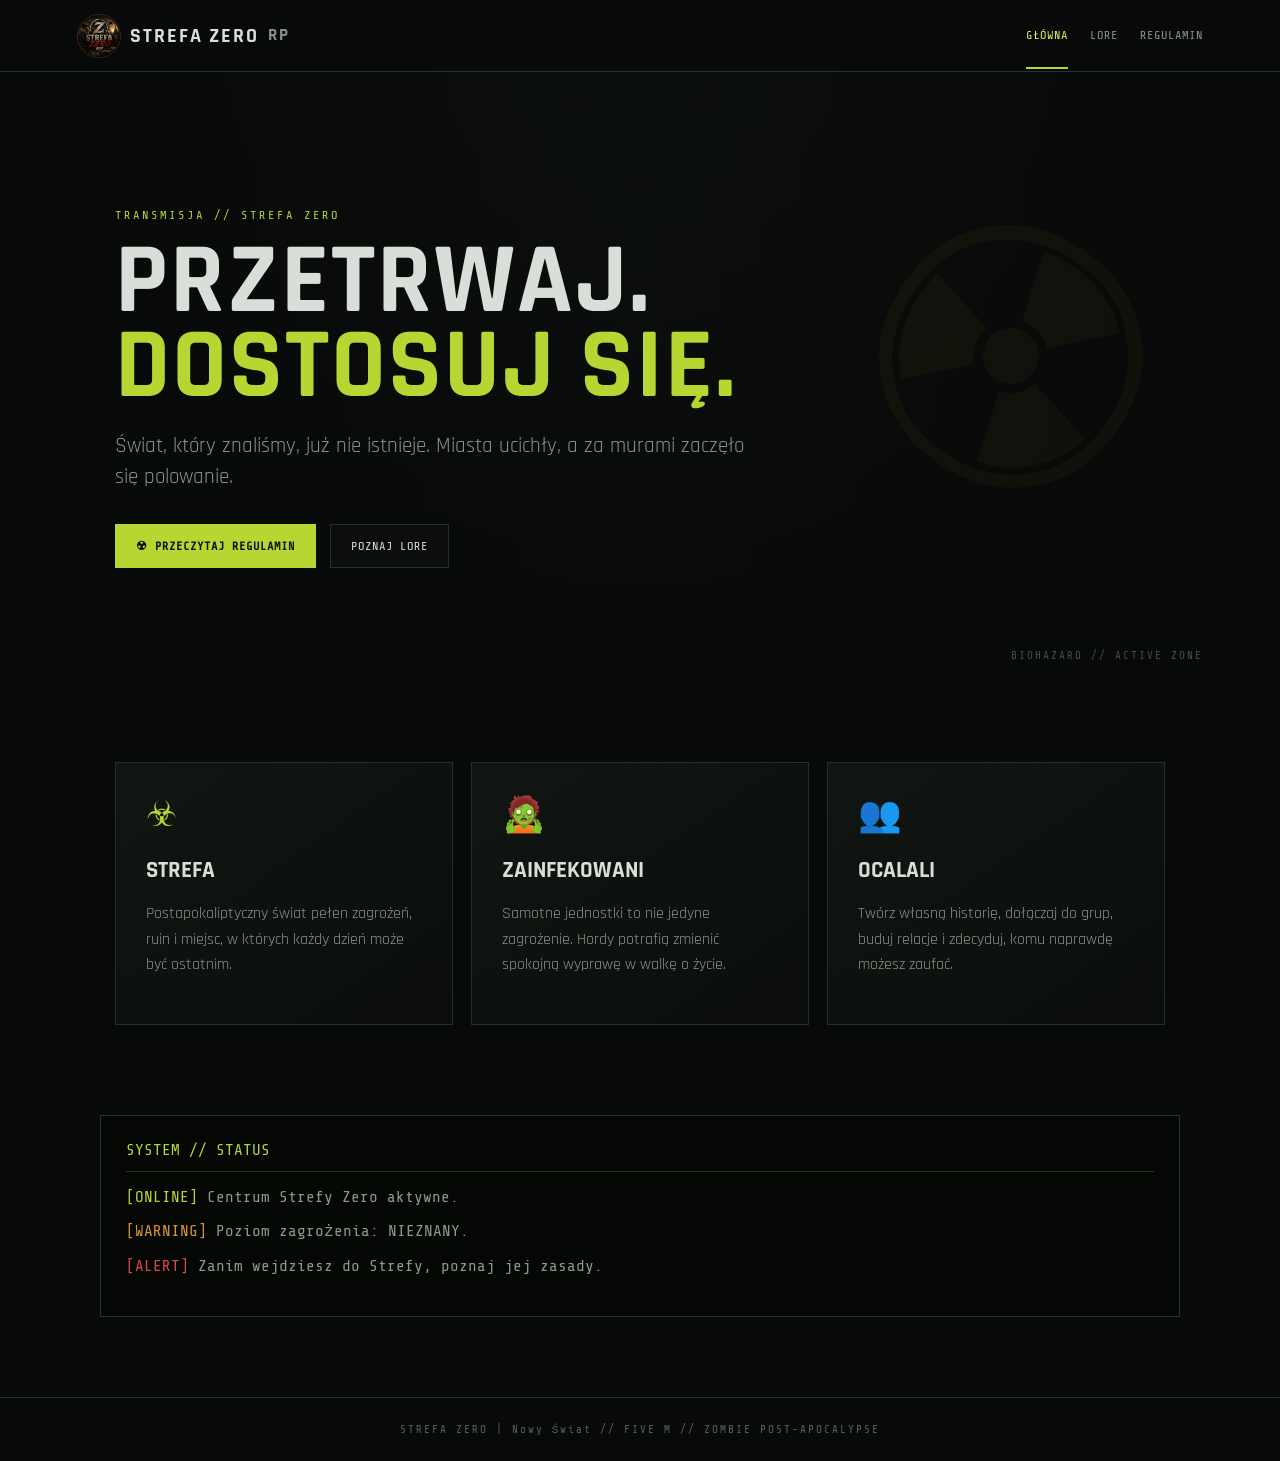
<file: index.html>
<!DOCTYPE html>
<html lang="pl">
<head>
  <meta charset="UTF-8">
  <meta name="viewport" content="width=device-width, initial-scale=1.0">
  <title>Strefa Zero | Nowy Świat — Centrum Ocalałych</title>
  <link rel="stylesheet" href="css/style.css">
</head>
<body>
<header class="topbar">
  <a class="brand" href="index.html"><img src="assets/logo.png" alt="Strefa Zero RP Logo"> <span>STREFA ZERO</span> <small>RP</small></a>
  <nav>
    <a class="active" href="index.html">GŁÓWNA</a>
    <a href="lore.html">LORE</a>
    <a href="regulamin.html">REGULAMIN</a>
    
  </nav>
</header>

<main>
  <section class="hero">
    <div class="scanline"></div>
    <div class="hero-content">
      <p class="eyebrow">TRANSMISJA // STREFA ZERO</p>
      <h1>PRZETRWAJ.<br><span>DOSTOSUJ SIĘ.</span></h1>
      <p class="lead">Świat, który znaliśmy, już nie istnieje. Miasta ucichły, a za murami zaczęło się polowanie.</p>
      <div class="actions">
        <a class="btn primary" href="regulamin.html">☢ PRZECZYTAJ REGULAMIN</a>
        <a class="btn" href="lore.html">POZNAJ LORE</a>
      </div>
    </div>
    <div class="hazard">BIOHAZARD // ACTIVE ZONE</div>
  </section>

  <section class="grid">
    <article class="card"><span class="icon">☣</span><h2>STREFA</h2><p>Postapokaliptyczny świat pełen zagrożeń, ruin i miejsc, w których każdy dzień może być ostatnim.</p></article>
    <article class="card"><span class="icon">🧟</span><h2>ZAINFEKOWANI</h2><p>Samotne jednostki to nie jedyne zagrożenie. Hordy potrafią zmienić spokojną wyprawę w walkę o życie.</p></article>
    <article class="card"><span class="icon">👥</span><h2>OCALALI</h2><p>Twórz własną historię, dołączaj do grup, buduj relacje i zdecyduj, komu naprawdę możesz zaufać.</p></article>
  </section>

  <section class="terminal">
    <div class="terminal-head">SYSTEM // STATUS</div>
    <p><span class="ok">[ONLINE]</span> Centrum Strefy Zero aktywne.</p>
    <p><span class="warn">[WARNING]</span> Poziom zagrożenia: NIEZNANY.</p>
    <p><span class="danger">[ALERT]</span> Zanim wejdziesz do Strefy, poznaj jej zasady.</p>
  </section>
</main>

<footer>STREFA ZERO | Nowy Świat  // FIVE M // ZOMBIE POST-APOCALYPSE</footer>
<script src="js/script.js"></script>
</body>
</html>
</file>
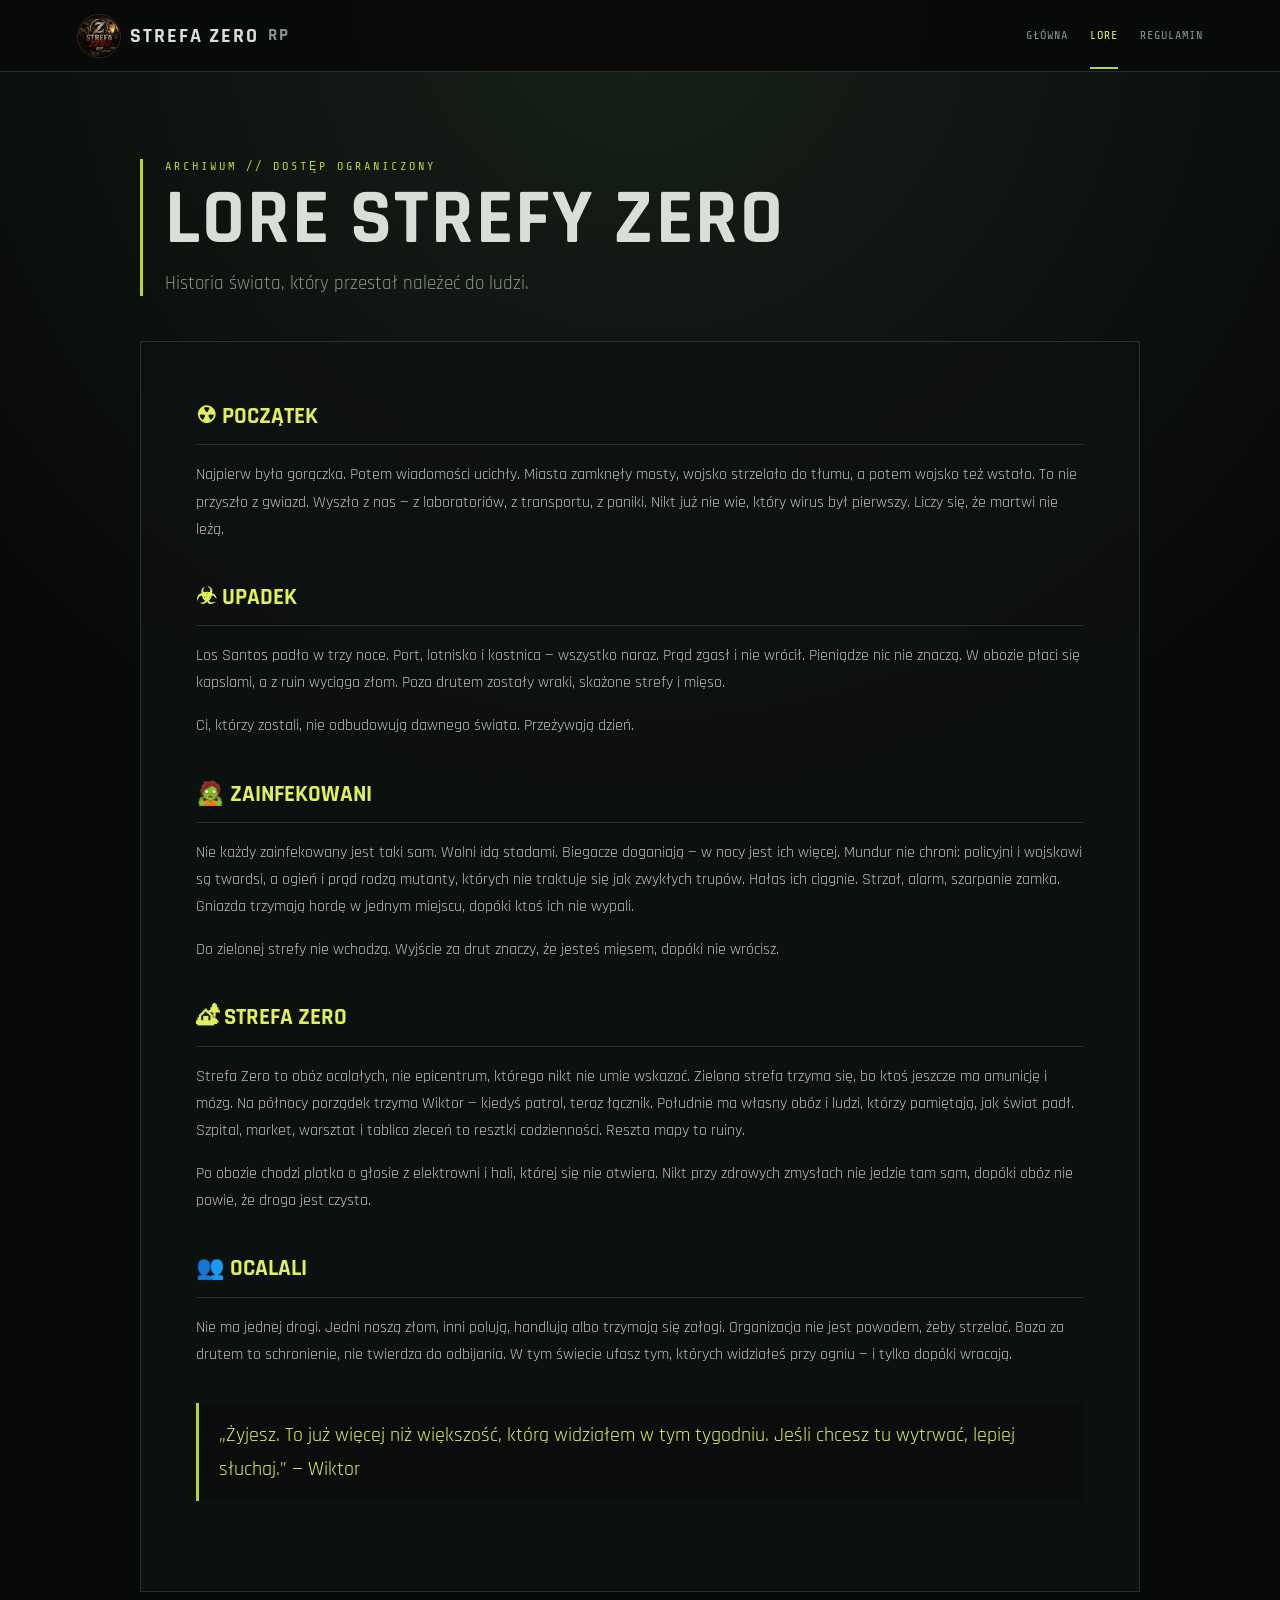
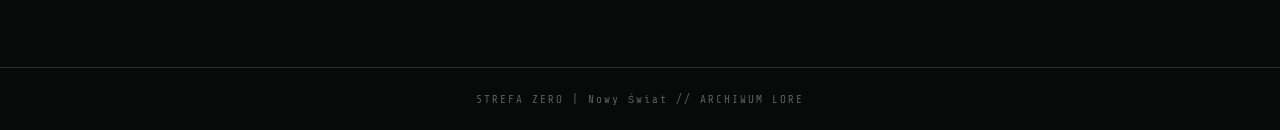
<file: lore.html>
<!DOCTYPE html>
<html lang="pl">
<head>
  <meta charset="UTF-8">
  <meta name="viewport" content="width=device-width, initial-scale=1.0">
  <title>Strefa Zero| Nowy Świat — Lore</title>
  <link rel="stylesheet" href="css/style.css">
</head>
<body>
<header class="topbar">
  <a class="brand" href="index.html"><img src="assets/logo.png" alt="Strefa Zero RP Logo"> <span>STREFA ZERO</span> <small>RP</small></a>
  <nav><a href="index.html">GŁÓWNA</a><a class="active" href="lore.html">LORE</a><a href="regulamin.html">REGULAMIN</a></nav>
</header>
<main class="page">
  <div class="page-title"><p class="eyebrow">ARCHIWUM // DOSTĘP OGRANICZONY</p><h1>LORE STREFY ZERO</h1><p>Historia świata, który przestał należeć do ludzi.</p></div>
  <article class="document">
    <h2>☢ POCZĄTEK</h2>
    <p>Najpierw była gorączka. Potem wiadomości ucichły. Miasta zamknęły mosty, wojsko strzelało do tłumu, a potem wojsko też wstało. To nie przyszło z gwiazd. Wyszło z nas — z laboratoriów, z transportu, z paniki. Nikt już nie wie, który wirus był pierwszy. Liczy się, że martwi nie leżą.</p>

    <h2>☣ UPADEK</h2>
    <p>Los Santos padło w trzy noce. Port, lotnisko i kostnica — wszystko naraz. Prąd zgasł i nie wrócił. Pieniądze nic nie znaczą. W obozie płaci się kapslami, a z ruin wyciąga złom. Poza drutem zostały wraki, skażone strefy i mięso.</p>
    <p>Ci, którzy zostali, nie odbudowują dawnego świata. Przeżywają dzień.</p>

    <h2>🧟 ZAINFEKOWANI</h2>
    <p>Nie każdy zainfekowany jest taki sam. Wolni idą stadami. Biegacze doganiają — w nocy jest ich więcej. Mundur nie chroni: policyjni i wojskowi są twardsi, a ogień i prąd rodzą mutanty, których nie traktuje się jak zwykłych trupów. Hałas ich ciągnie. Strzał, alarm, szarpanie zamka. Gniazda trzymają hordę w jednym miejscu, dopóki ktoś ich nie wypali.</p>
    <p>Do zielonej strefy nie wchodzą. Wyjście za drut znaczy, że jesteś mięsem, dopóki nie wrócisz.</p>

    <h2>🏕 STREFA ZERO</h2>
    <p>Strefa Zero to obóz ocalałych, nie epicentrum, którego nikt nie umie wskazać. Zielona strefa trzyma się, bo ktoś jeszcze ma amunicję i mózg. Na północy porządek trzyma Wiktor — kiedyś patrol, teraz łącznik. Południe ma własny obóz i ludzi, którzy pamiętają, jak świat padł. Szpital, market, warsztat i tablica zleceń to resztki codzienności. Reszta mapy to ruiny.</p>
    <p>Po obozie chodzi plotka o głosie z elektrowni i hali, której się nie otwiera. Nikt przy zdrowych zmysłach nie jedzie tam sam, dopóki obóz nie powie, że droga jest czysta.</p>

    <h2>👥 OCALALI</h2>
    <p>Nie ma jednej drogi. Jedni noszą złom, inni polują, handlują albo trzymają się załogi. Organizacja nie jest powodem, żeby strzelać. Baza za drutem to schronienie, nie twierdza do odbijania. W tym świecie ufasz tym, których widziałeś przy ogniu — i tylko dopóki wracają.</p>

    <blockquote>„Żyjesz. To już więcej niż większość, którą widziałem w tym tygodniu. Jeśli chcesz tu wytrwać, lepiej słuchaj.” — Wiktor</blockquote>
  </article>
</main>
<footer>STREFA ZERO | Nowy Świat // ARCHIWUM LORE</footer>
<script src="js/script.js"></script>
</body>
</html>
</file>
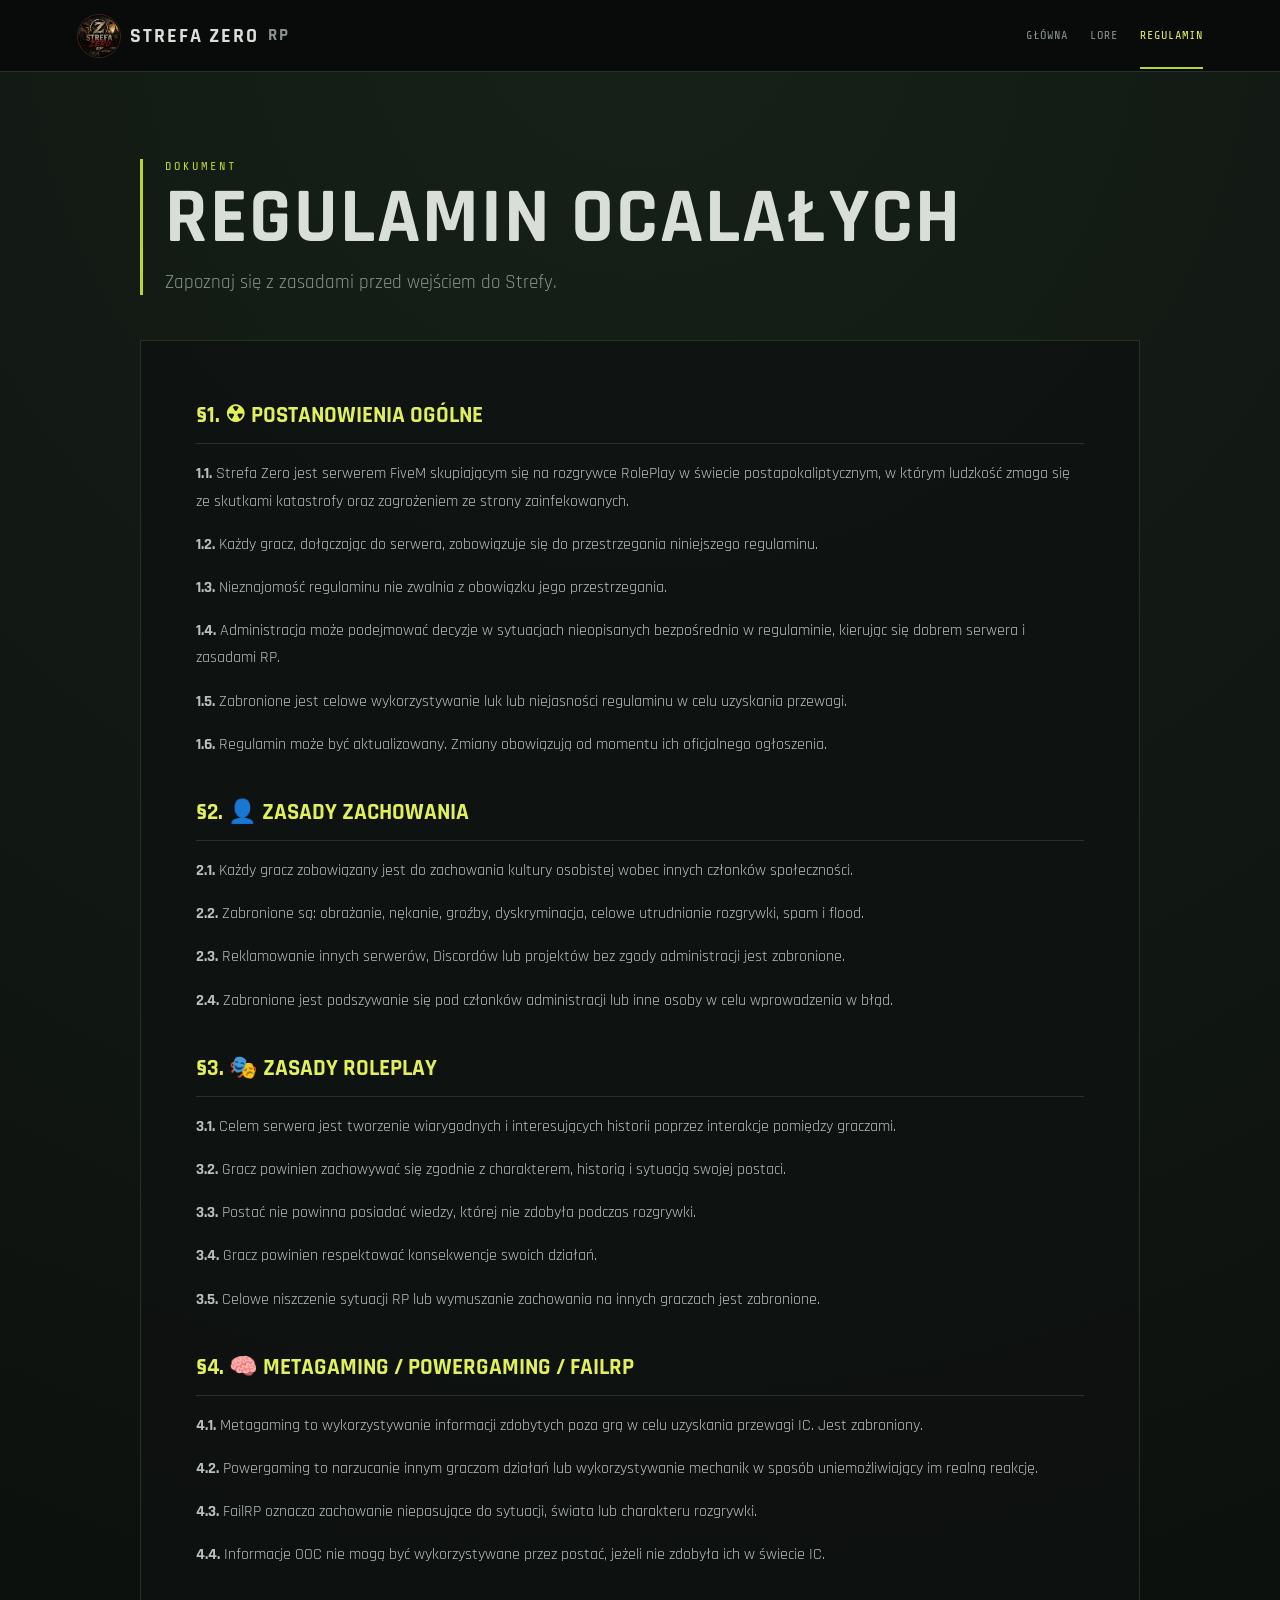
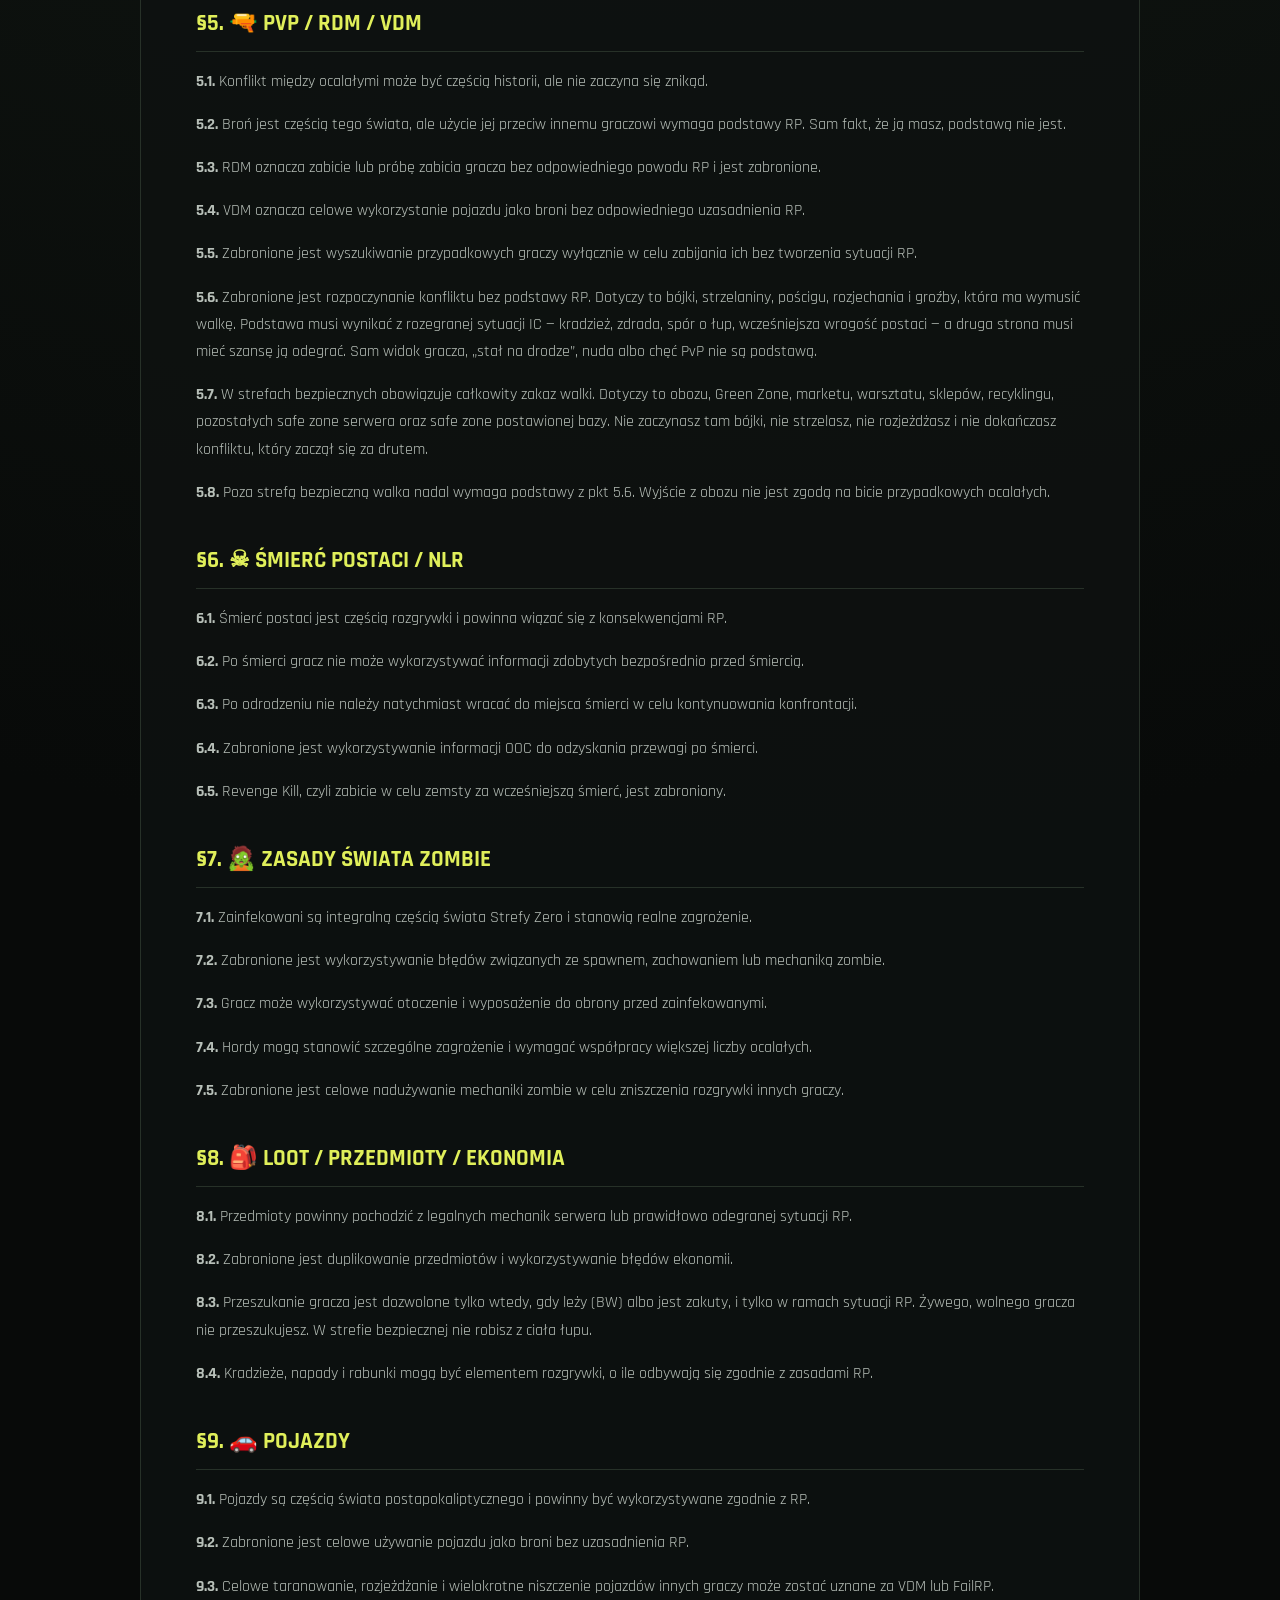
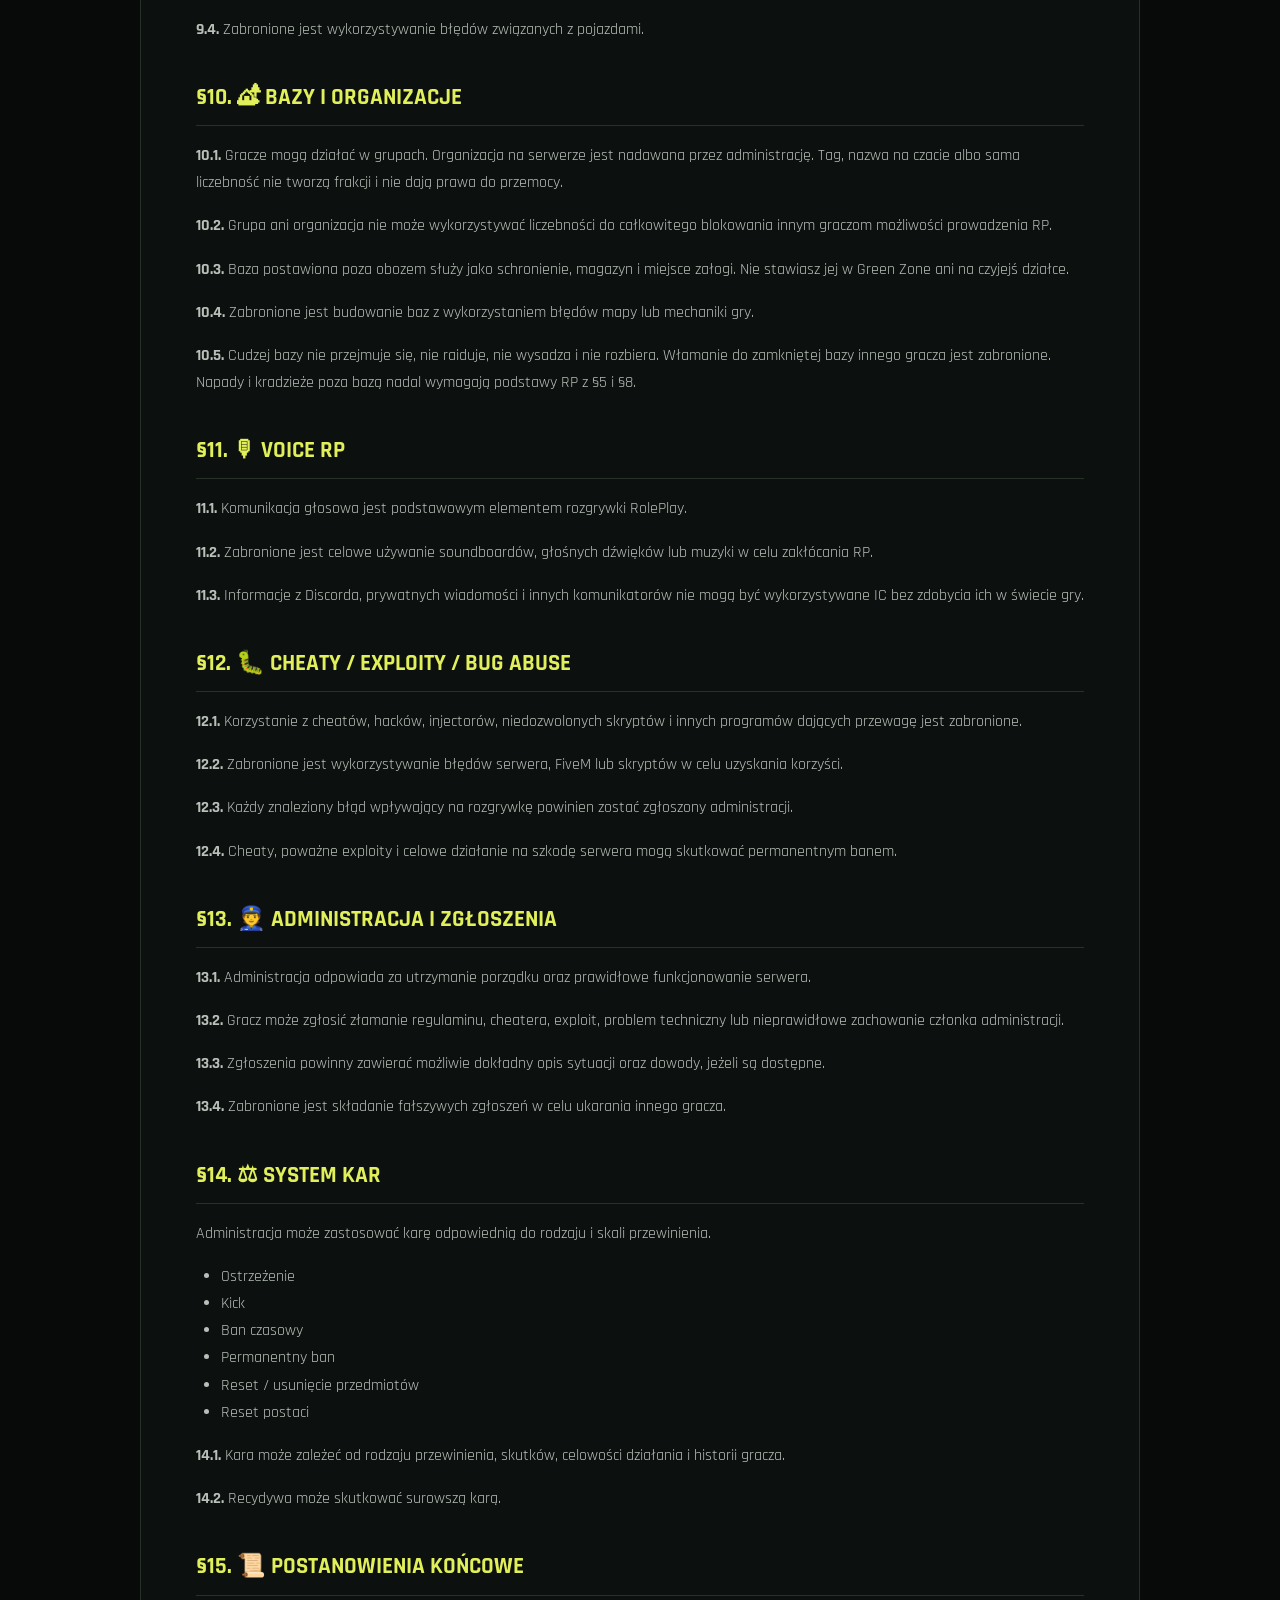
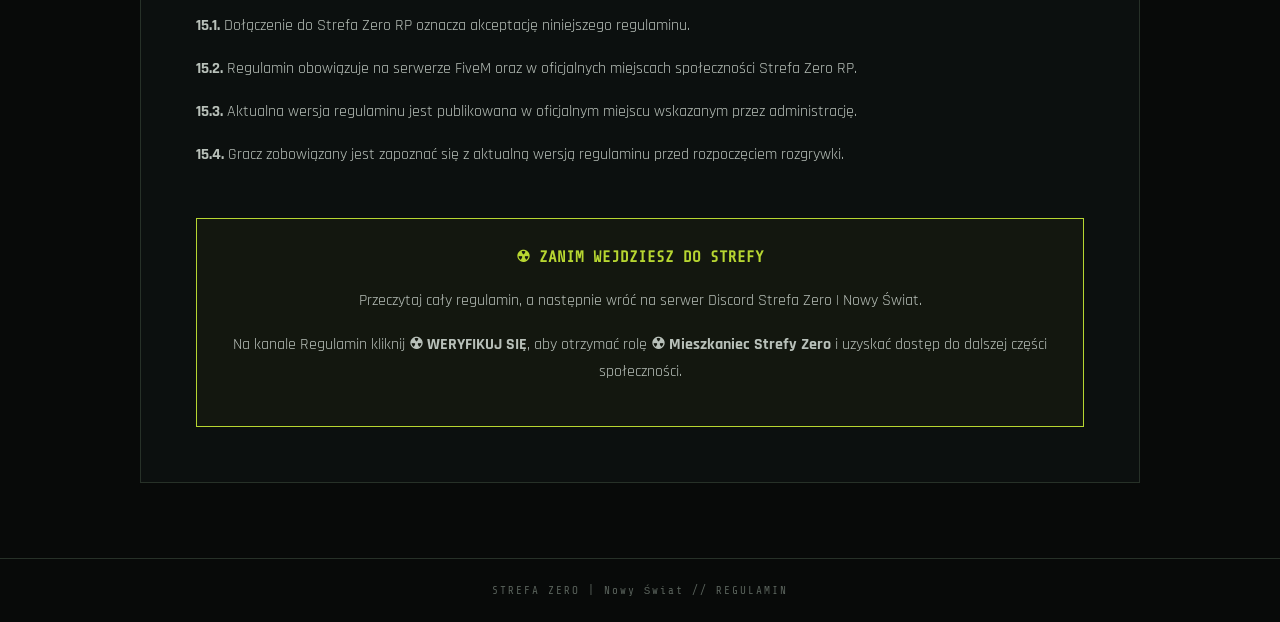
<file: regulamin.html>
<!DOCTYPE html>
<html lang="pl">
<head>
  <meta charset="UTF-8">
  <meta name="viewport" content="width=device-width, initial-scale=1.0">
  <title>Strefa Zero | Nowy Świat — Regulamin</title>
  <link rel="stylesheet" href="css/style.css">
</head>
<body>
<header class="topbar">
  <a class="brand" href="index.html"><img src="assets/logo.png" alt="Strefa Zero RP Logo"> <span>STREFA ZERO</span> <small>RP</small></a>
  <nav><a href="index.html">GŁÓWNA</a><a href="lore.html">LORE</a><a class="active" href="regulamin.html">REGULAMIN</a></nav>
</header>
<main class="page">
  <div class="page-title"><p class="eyebrow">DOKUMENT</p><h1>REGULAMIN OCALAŁYCH</h1><p>Zapoznaj się z zasadami przed wejściem do Strefy.</p></div>
  <article class="document">
    <h2>§1. ☢ POSTANOWIENIA OGÓLNE</h2>
    <p><b>1.1.</b> Strefa Zero jest serwerem FiveM skupiającym się na rozgrywce RolePlay w świecie postapokaliptycznym, w którym ludzkość zmaga się ze skutkami katastrofy oraz zagrożeniem ze strony zainfekowanych.</p>
    <p><b>1.2.</b> Każdy gracz, dołączając do serwera, zobowiązuje się do przestrzegania niniejszego regulaminu.</p>
    <p><b>1.3.</b> Nieznajomość regulaminu nie zwalnia z obowiązku jego przestrzegania.</p>
    <p><b>1.4.</b> Administracja może podejmować decyzje w sytuacjach nieopisanych bezpośrednio w regulaminie, kierując się dobrem serwera i zasadami RP.</p>
    <p><b>1.5.</b> Zabronione jest celowe wykorzystywanie luk lub niejasności regulaminu w celu uzyskania przewagi.</p>
    <p><b>1.6.</b> Regulamin może być aktualizowany. Zmiany obowiązują od momentu ich oficjalnego ogłoszenia.</p>

    <h2>§2. 👤 ZASADY ZACHOWANIA</h2>
    <p><b>2.1.</b> Każdy gracz zobowiązany jest do zachowania kultury osobistej wobec innych członków społeczności.</p>
    <p><b>2.2.</b> Zabronione są: obrażanie, nękanie, groźby, dyskryminacja, celowe utrudnianie rozgrywki, spam i flood.</p>
    <p><b>2.3.</b> Reklamowanie innych serwerów, Discordów lub projektów bez zgody administracji jest zabronione.</p>
    <p><b>2.4.</b> Zabronione jest podszywanie się pod członków administracji lub inne osoby w celu wprowadzenia w błąd.</p>

    <h2>§3. 🎭 ZASADY ROLEPLAY</h2>
    <p><b>3.1.</b> Celem serwera jest tworzenie wiarygodnych i interesujących historii poprzez interakcje pomiędzy graczami.</p>
    <p><b>3.2.</b> Gracz powinien zachowywać się zgodnie z charakterem, historią i sytuacją swojej postaci.</p>
    <p><b>3.3.</b> Postać nie powinna posiadać wiedzy, której nie zdobyła podczas rozgrywki.</p>
    <p><b>3.4.</b> Gracz powinien respektować konsekwencje swoich działań.</p>
    <p><b>3.5.</b> Celowe niszczenie sytuacji RP lub wymuszanie zachowania na innych graczach jest zabronione.</p>

    <h2>§4. 🧠 METAGAMING / POWERGAMING / FAILRP</h2>
    <p><b>4.1.</b> Metagaming to wykorzystywanie informacji zdobytych poza grą w celu uzyskania przewagi IC. Jest zabroniony.</p>
    <p><b>4.2.</b> Powergaming to narzucanie innym graczom działań lub wykorzystywanie mechanik w sposób uniemożliwiający im realną reakcję.</p>
    <p><b>4.3.</b> FailRP oznacza zachowanie niepasujące do sytuacji, świata lub charakteru rozgrywki.</p>
    <p><b>4.4.</b> Informacje OOC nie mogą być wykorzystywane przez postać, jeżeli nie zdobyła ich w świecie IC.</p>

    <h2>§5. 🔫 PVP / RDM / VDM</h2>
    <p><b>5.1.</b> Konflikt między ocalałymi może być częścią historii, ale nie zaczyna się znikąd.</p>
    <p><b>5.2.</b> Broń jest częścią tego świata, ale użycie jej przeciw innemu graczowi wymaga podstawy RP. Sam fakt, że ją masz, podstawą nie jest.</p>
    <p><b>5.3.</b> RDM oznacza zabicie lub próbę zabicia gracza bez odpowiedniego powodu RP i jest zabronione.</p>
    <p><b>5.4.</b> VDM oznacza celowe wykorzystanie pojazdu jako broni bez odpowiedniego uzasadnienia RP.</p>
    <p><b>5.5.</b> Zabronione jest wyszukiwanie przypadkowych graczy wyłącznie w celu zabijania ich bez tworzenia sytuacji RP.</p>
    <p><b>5.6.</b> Zabronione jest rozpoczynanie konfliktu bez podstawy RP. Dotyczy to bójki, strzelaniny, pościgu, rozjechania i groźby, która ma wymusić walkę. Podstawa musi wynikać z rozegranej sytuacji IC — kradzież, zdrada, spór o łup, wcześniejsza wrogość postaci — a druga strona musi mieć szansę ją odegrać. Sam widok gracza, „stał na drodze”, nuda albo chęć PvP nie są podstawą.</p>
    <p><b>5.7.</b> W strefach bezpiecznych obowiązuje całkowity zakaz walki. Dotyczy to obozu, Green Zone, marketu, warsztatu, sklepów, recyklingu, pozostałych safe zone serwera oraz safe zone postawionej bazy. Nie zaczynasz tam bójki, nie strzelasz, nie rozjeżdżasz i nie dokańczasz konfliktu, który zaczął się za drutem.</p>
    <p><b>5.8.</b> Poza strefą bezpieczną walka nadal wymaga podstawy z pkt 5.6. Wyjście z obozu nie jest zgodą na bicie przypadkowych ocalałych.</p>

    <h2>§6. ☠ ŚMIERĆ POSTACI / NLR</h2>
    <p><b>6.1.</b> Śmierć postaci jest częścią rozgrywki i powinna wiązać się z konsekwencjami RP.</p>
    <p><b>6.2.</b> Po śmierci gracz nie może wykorzystywać informacji zdobytych bezpośrednio przed śmiercią.</p>
    <p><b>6.3.</b> Po odrodzeniu nie należy natychmiast wracać do miejsca śmierci w celu kontynuowania konfrontacji.</p>
    <p><b>6.4.</b> Zabronione jest wykorzystywanie informacji OOC do odzyskania przewagi po śmierci.</p>
    <p><b>6.5.</b> Revenge Kill, czyli zabicie w celu zemsty za wcześniejszą śmierć, jest zabroniony.</p>

    <h2>§7. 🧟 ZASADY ŚWIATA ZOMBIE</h2>
    <p><b>7.1.</b> Zainfekowani są integralną częścią świata Strefy Zero i stanowią realne zagrożenie.</p>
    <p><b>7.2.</b> Zabronione jest wykorzystywanie błędów związanych ze spawnem, zachowaniem lub mechaniką zombie.</p>
    <p><b>7.3.</b> Gracz może wykorzystywać otoczenie i wyposażenie do obrony przed zainfekowanymi.</p>
    <p><b>7.4.</b> Hordy mogą stanowić szczególne zagrożenie i wymagać współpracy większej liczby ocalałych.</p>
    <p><b>7.5.</b> Zabronione jest celowe nadużywanie mechaniki zombie w celu zniszczenia rozgrywki innych graczy.</p>

    <h2>§8. 🎒 LOOT / PRZEDMIOTY / EKONOMIA</h2>
    <p><b>8.1.</b> Przedmioty powinny pochodzić z legalnych mechanik serwera lub prawidłowo odegranej sytuacji RP.</p>
    <p><b>8.2.</b> Zabronione jest duplikowanie przedmiotów i wykorzystywanie błędów ekonomii.</p>
    <p><b>8.3.</b> Przeszukanie gracza jest dozwolone tylko wtedy, gdy leży (BW) albo jest zakuty, i tylko w ramach sytuacji RP. Żywego, wolnego gracza nie przeszukujesz. W strefie bezpiecznej nie robisz z ciała łupu.</p>
    <p><b>8.4.</b> Kradzieże, napady i rabunki mogą być elementem rozgrywki, o ile odbywają się zgodnie z zasadami RP.</p>

    <h2>§9. 🚗 POJAZDY</h2>
    <p><b>9.1.</b> Pojazdy są częścią świata postapokaliptycznego i powinny być wykorzystywane zgodnie z RP.</p>
    <p><b>9.2.</b> Zabronione jest celowe używanie pojazdu jako broni bez uzasadnienia RP.</p>
    <p><b>9.3.</b> Celowe taranowanie, rozjeżdżanie i wielokrotne niszczenie pojazdów innych graczy może zostać uznane za VDM lub FailRP.</p>
    <p><b>9.4.</b> Zabronione jest wykorzystywanie błędów związanych z pojazdami.</p>

    <h2>§10. 🏕 BAZY I ORGANIZACJE</h2>
    <p><b>10.1.</b> Gracze mogą działać w grupach. Organizacja na serwerze jest nadawana przez administrację. Tag, nazwa na czacie albo sama liczebność nie tworzą frakcji i nie dają prawa do przemocy.</p>
    <p><b>10.2.</b> Grupa ani organizacja nie może wykorzystywać liczebności do całkowitego blokowania innym graczom możliwości prowadzenia RP.</p>
    <p><b>10.3.</b> Baza postawiona poza obozem służy jako schronienie, magazyn i miejsce załogi. Nie stawiasz jej w Green Zone ani na czyjejś działce.</p>
    <p><b>10.4.</b> Zabronione jest budowanie baz z wykorzystaniem błędów mapy lub mechaniki gry.</p>
    <p><b>10.5.</b> Cudzej bazy nie przejmuje się, nie raiduje, nie wysadza i nie rozbiera. Włamanie do zamkniętej bazy innego gracza jest zabronione. Napady i kradzieże poza bazą nadal wymagają podstawy RP z §5 i §8.</p>

    <h2>§11. 🎙 VOICE RP</h2>
    <p><b>11.1.</b> Komunikacja głosowa jest podstawowym elementem rozgrywki RolePlay.</p>
    <p><b>11.2.</b> Zabronione jest celowe używanie soundboardów, głośnych dźwięków lub muzyki w celu zakłócania RP.</p>
    <p><b>11.3.</b> Informacje z Discorda, prywatnych wiadomości i innych komunikatorów nie mogą być wykorzystywane IC bez zdobycia ich w świecie gry.</p>

    <h2>§12. 🐛 CHEATY / EXPLOITY / BUG ABUSE</h2>
    <p><b>12.1.</b> Korzystanie z cheatów, hacków, injectorów, niedozwolonych skryptów i innych programów dających przewagę jest zabronione.</p>
    <p><b>12.2.</b> Zabronione jest wykorzystywanie błędów serwera, FiveM lub skryptów w celu uzyskania korzyści.</p>
    <p><b>12.3.</b> Każdy znaleziony błąd wpływający na rozgrywkę powinien zostać zgłoszony administracji.</p>
    <p><b>12.4.</b> Cheaty, poważne exploity i celowe działanie na szkodę serwera mogą skutkować permanentnym banem.</p>

    <h2>§13. 👮 ADMINISTRACJA I ZGŁOSZENIA</h2>
    <p><b>13.1.</b> Administracja odpowiada za utrzymanie porządku oraz prawidłowe funkcjonowanie serwera.</p>
    <p><b>13.2.</b> Gracz może zgłosić złamanie regulaminu, cheatera, exploit, problem techniczny lub nieprawidłowe zachowanie członka administracji.</p>
    <p><b>13.3.</b> Zgłoszenia powinny zawierać możliwie dokładny opis sytuacji oraz dowody, jeżeli są dostępne.</p>
    <p><b>13.4.</b> Zabronione jest składanie fałszywych zgłoszeń w celu ukarania innego gracza.</p>

    <h2>§14. ⚖ SYSTEM KAR</h2>
    <p>Administracja może zastosować karę odpowiednią do rodzaju i skali przewinienia.</p>
    <ul>
      <li>Ostrzeżenie</li><li>Kick</li><li>Ban czasowy</li><li>Permanentny ban</li><li>Reset / usunięcie przedmiotów</li><li>Reset postaci</li>
    </ul>
    <p><b>14.1.</b> Kara może zależeć od rodzaju przewinienia, skutków, celowości działania i historii gracza.</p>
    <p><b>14.2.</b> Recydywa może skutkować surowszą karą.</p>

    <h2>§15. 📜 POSTANOWIENIA KOŃCOWE</h2>
    <p><b>15.1.</b> Dołączenie do Strefa Zero RP oznacza akceptację niniejszego regulaminu.</p>
    <p><b>15.2.</b> Regulamin obowiązuje na serwerze FiveM oraz w oficjalnych miejscach społeczności Strefa Zero RP.</p>
    <p><b>15.3.</b> Aktualna wersja regulaminu jest publikowana w oficjalnym miejscu wskazanym przez administrację.</p>
    <p><b>15.4.</b> Gracz zobowiązany jest zapoznać się z aktualną wersją regulaminu przed rozpoczęciem rozgrywki.</p>

    <div class="accept-box">
      <strong>☢ ZANIM WEJDZIESZ DO STREFY</strong>
      <p>Przeczytaj cały regulamin, a następnie wróć na serwer Discord Strefa Zero | Nowy Świat.</p>
      <p>Na kanale Regulamin kliknij <b>☢ WERYFIKUJ SIĘ</b>, aby otrzymać rolę <b>☢ Mieszkaniec Strefy Zero</b> i uzyskać dostęp do dalszej części społeczności.</p>
    </div>
  </article>
</main>
<footer>STREFA ZERO | Nowy Świat // REGULAMIN</footer>
<script src="js/script.js"></script>
</body>
</html>
</file>
<file: css/style.css>
@import url('https://fonts.googleapis.com/css2?family=Rajdhani:wght@400;500;600;700&family=Share+Tech+Mono&display=swap');

:root{
  --bg:#080a09; --panel:#0e1210; --panel2:#121713; --line:#273128;
  --text:#d9ded9; --muted:#89938b; --acid:#b7d631; --acid2:#e0ef5a;
  --red:#d94a45; --orange:#d8943b;
}
*{box-sizing:border-box}
html{scroll-behavior:smooth}
body{margin:0;background:radial-gradient(circle at 50% 0%,#172019 0,#080a09 45%);color:var(--text);font-family:Rajdhani,Arial,sans-serif;min-height:100vh}
body:before{content:"";position:fixed;inset:0;pointer-events:none;background:repeating-linear-gradient(0deg,rgba(255,255,255,.015) 0,rgba(255,255,255,.015) 1px,transparent 1px,transparent 4px);opacity:.35;z-index:5}
a{color:inherit;text-decoration:none}
.topbar{height:72px;border-bottom:1px solid var(--line);display:flex;align-items:center;justify-content:space-between;padding:0 6%;background:rgba(8,10,9,.92);position:sticky;top:0;z-index:10;backdrop-filter:blur(10px)}
.brand{display:flex;align-items:center;gap:9px;font-weight:700;letter-spacing:2px;font-size:20px}.brand img{width:44px;height:44px;object-fit:contain;border-radius:50%;border:1px solid #3a241d}.brand span{color:var(--text)}.brand small{color:var(--muted)}
nav{display:flex;gap:22px}nav a{font-family:"Share Tech Mono",monospace;font-size:12px;color:var(--muted);letter-spacing:1px;padding:25px 0;border-bottom:2px solid transparent}nav a:hover,nav a.active{color:var(--acid2);border-color:var(--acid)}
.hero{position:relative;min-height:620px;display:flex;align-items:center;padding:90px 9%;overflow:hidden;background:linear-gradient(90deg,rgba(8,10,9,.98),rgba(8,10,9,.72),rgba(8,10,9,.98))}
.hero:after{content:"☢";position:absolute;right:8%;font-size:360px;color:rgba(183,214,49,.035);transform:rotate(-12deg)}
.hero-content{max-width:760px;position:relative;z-index:2}.eyebrow{font-family:"Share Tech Mono",monospace;color:var(--acid);letter-spacing:3px;font-size:12px}
h1{font-size:clamp(48px,8vw,100px);line-height:.85;margin:18px 0;font-weight:700;letter-spacing:2px}h1 span{color:var(--acid)}
.lead{font-size:21px;color:var(--muted);max-width:650px;line-height:1.45}
.actions{display:flex;gap:14px;flex-wrap:wrap;margin-top:32px}
.btn{display:inline-flex;align-items:center;justify-content:center;border:1px solid var(--line);background:#0b0e0c;color:var(--text);padding:14px 20px;font-family:"Share Tech Mono",monospace;font-size:12px;letter-spacing:1px;cursor:pointer;transition:.2s}
.btn:hover{border-color:var(--acid);color:var(--acid2);transform:translateY(-2px)}.btn.primary{background:var(--acid);border-color:var(--acid);color:#10130d;font-weight:bold}.btn.primary:hover{background:var(--acid2);color:#080a09}
.hazard{position:absolute;right:6%;bottom:30px;color:#465046;font-family:"Share Tech Mono",monospace;font-size:11px;letter-spacing:2px}
.grid{display:grid;grid-template-columns:repeat(3,1fr);gap:18px;padding:70px 9%;max-width:1300px;margin:auto}
.card{border:1px solid var(--line);background:linear-gradient(145deg,#111612,#0b0e0c);padding:30px;min-height:220px}.icon{font-size:35px;color:var(--acid)}.card h2{font-size:23px;margin:18px 0 8px}.card p{color:var(--muted);line-height:1.6}
.terminal{max-width:1080px;margin:20px auto 80px;border:1px solid var(--line);background:#050705;padding:25px;font-family:"Share Tech Mono",monospace;color:#8c978d}.terminal-head{color:var(--acid);border-bottom:1px solid var(--line);padding-bottom:12px;margin-bottom:15px}.ok{color:var(--acid)}.warn{color:var(--orange)}.danger{color:var(--red)}
.page{max-width:1050px;margin:auto;padding:75px 25px}.page-title{margin-bottom:45px;border-left:3px solid var(--acid);padding-left:22px}.page-title h1{font-size:clamp(42px,7vw,78px);margin:10px 0}.page-title p:last-child{color:var(--muted);font-size:19px}
.document{border:1px solid var(--line);background:rgba(14,18,16,.82);padding:clamp(25px,5vw,55px);line-height:1.7}.document h2{color:var(--acid2);font-size:23px;margin:35px 0 12px;border-bottom:1px solid var(--line);padding-bottom:8px}.document h2:first-child{margin-top:0}.document p,.document li{color:#b8c0b9}.document ul{padding-left:25px}.document blockquote{border-left:3px solid var(--acid);padding:15px 20px;margin:35px 0;color:var(--acid2);font-size:20px;background:#0a0d0b}
.accept-box{margin-top:50px;padding:25px;border:1px solid var(--acid);background:rgba(183,214,49,.035);text-align:center}.accept-box strong{font-family:"Share Tech Mono",monospace;color:var(--acid)}
.center{min-height:calc(100vh - 145px);display:grid;place-items:center}.verify-card{max-width:620px;text-align:center;border:1px solid var(--line);background:#0e1210;padding:55px 40px}.big-symbol{font-size:80px;color:var(--acid);text-shadow:0 0 35px rgba(183,214,49,.15)}.verify-card h1{font-size:48px}.verify-card p{color:var(--muted);font-size:18px;line-height:1.5}.check{display:flex;text-align:left;gap:12px;align-items:flex-start;margin:30px 0;padding:18px;background:#090c0a;border:1px solid var(--line);color:#c4cbc5}.check input{accent-color:var(--acid);width:18px;height:18px}.verify-card button:disabled{opacity:.35;cursor:not-allowed;transform:none}.small{font-size:12px!important;color:#687169!important;margin-top:25px}
footer{border-top:1px solid var(--line);padding:25px 6%;text-align:center;color:#59625b;font:11px "Share Tech Mono",monospace;letter-spacing:2px}
@media(max-width:800px){.topbar{height:auto;padding:15px 5%;align-items:flex-start;gap:15px;flex-direction:column}nav{width:100%;gap:14px;overflow-x:auto}nav a{padding:8px 0;white-space:nowrap}.hero{padding:75px 7%;min-height:560px}.grid{grid-template-columns:1fr;padding:50px 7%}.hazard{display:none}.document{padding:25px}.verify-card{padding:40px 22px}.verify-card h1{font-size:38px}}
</file>
